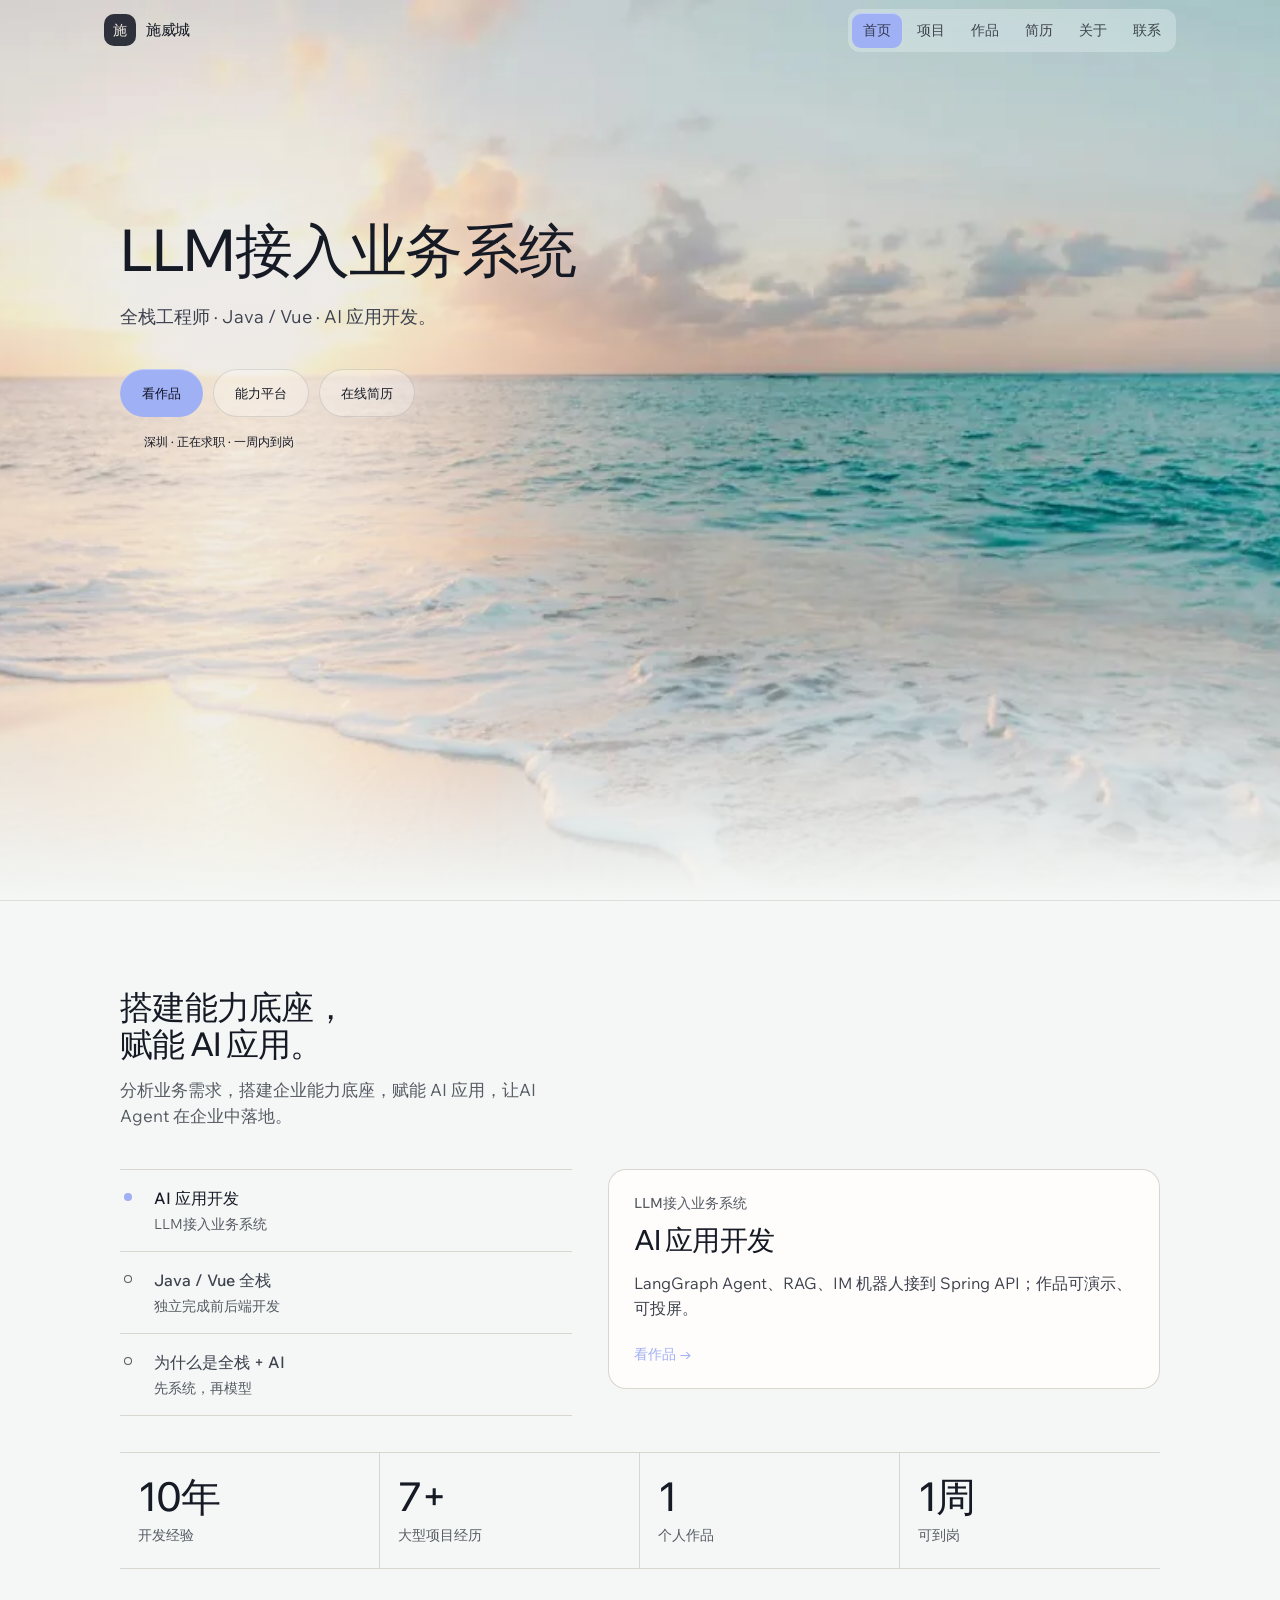
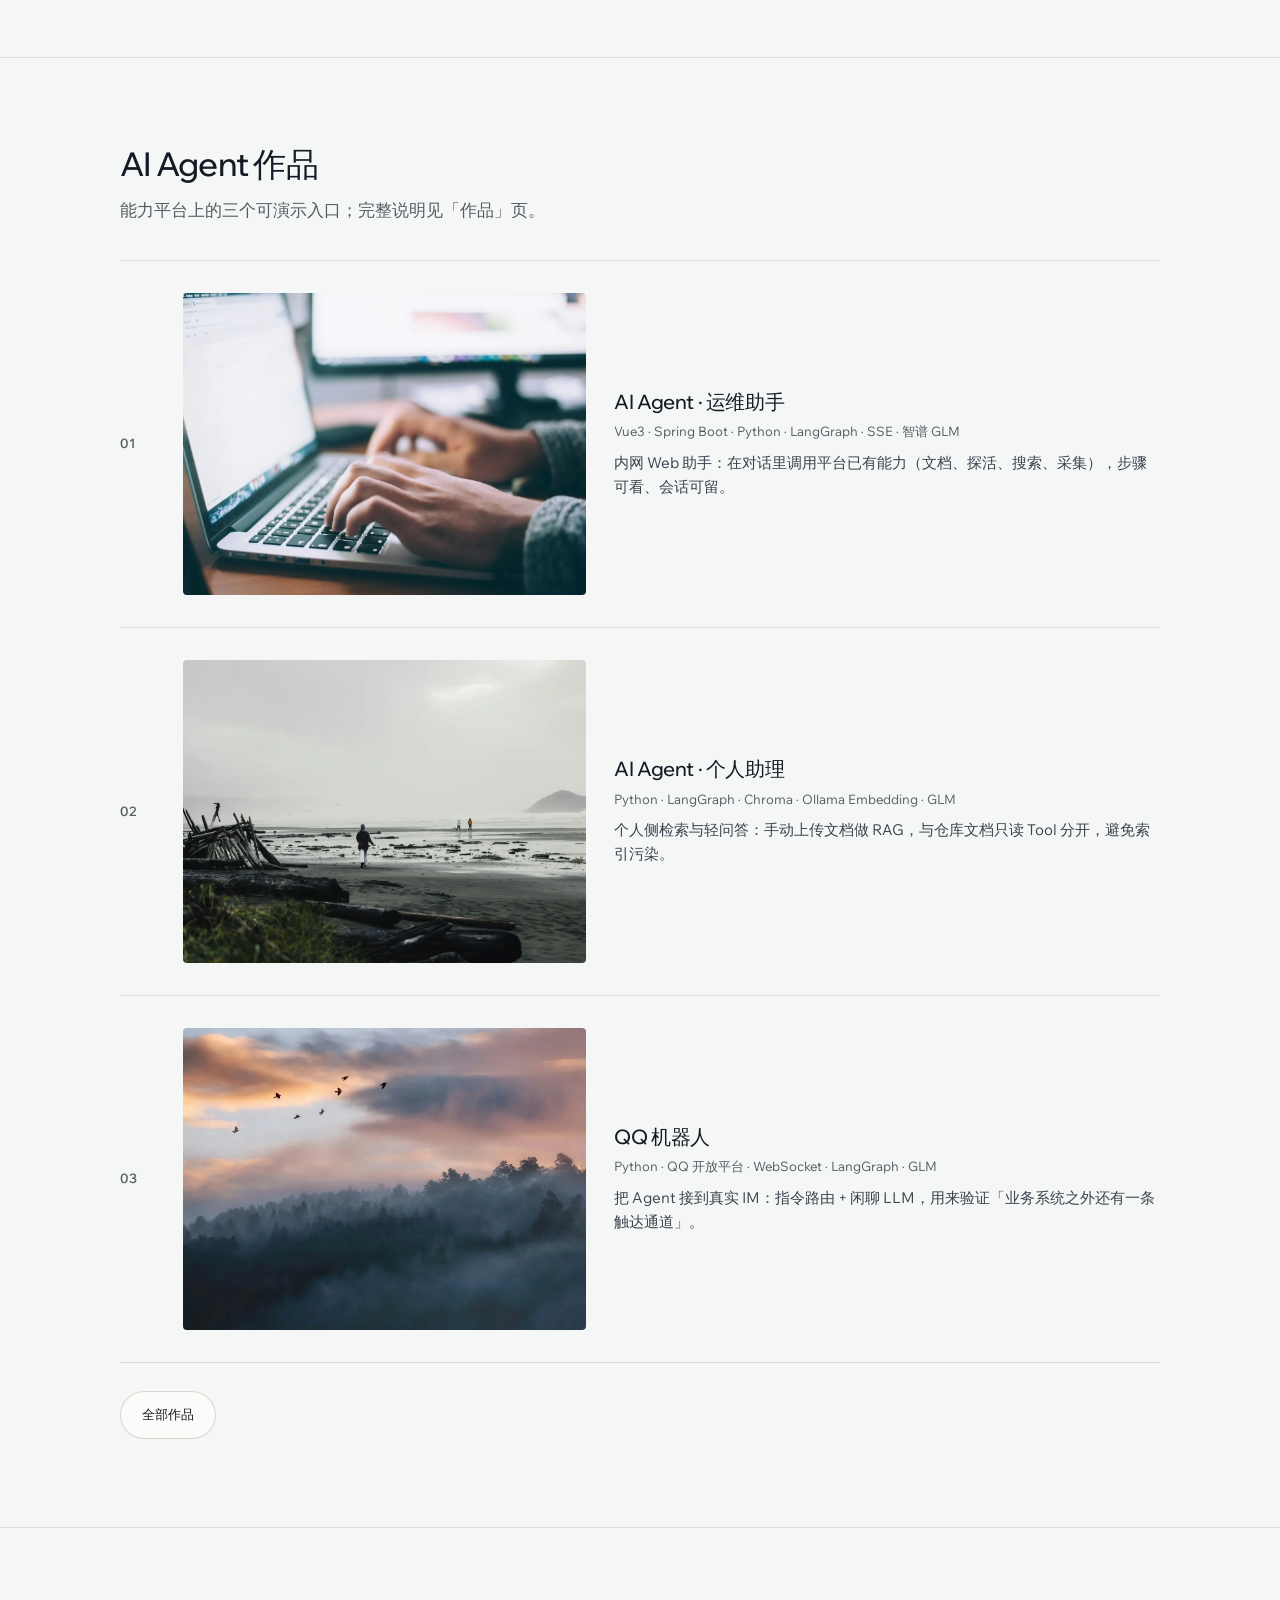
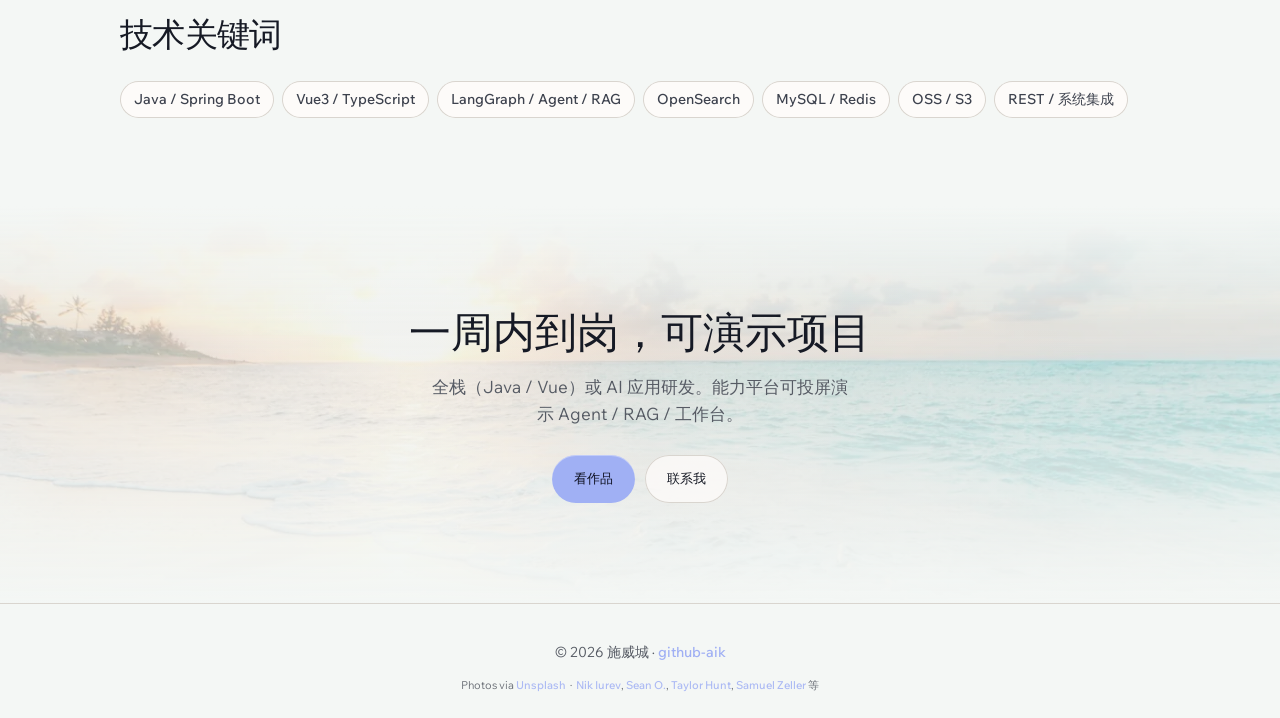
<file: index.html>
<!doctype html>
<html lang="zh-CN">
  <head>
    <meta charset="UTF-8" />
    <link rel="icon" type="image/svg+xml" href="/favicon.svg" />
    <meta name="viewport" content="width=device-width, initial-scale=1.0" />
    <link rel="preconnect" href="https://fonts.googleapis.com" />
    <link rel="preconnect" href="https://fonts.gstatic.com" crossorigin />
    <link
      href="https://fonts.googleapis.com/css2?family=Wix+Madefor+Display:wght@400;500;600&family=Wix+Madefor+Text:wght@400;500;600&display=swap"
      rel="stylesheet"
    />
    <meta
      name="description"
      content="施威城 · 深圳全栈工程师（Java / Vue）· AI Agent / RAG 落地 · 正在求职"
    />
    <title>施威城 · 全栈 / AI 应用 · 正在求职</title>
    <script type="module" crossorigin src="/assets/index-B5EJYw6Z.js"></script>
    <link rel="stylesheet" crossorigin href="/assets/index-B_BPe2Se.css">
  </head>
  <body>
    <script type="text/javascript">
      (function (l) {
        if (l.search.length > 1 && l.search.charAt(1) === '/') {
          var decoded = l.search
            .slice(1)
            .split('&')
            .map(function (s) {
              return s.replace(/~and~/g, '&');
            })
            .join('?');
          window.history.replaceState(null, null, l.pathname.slice(0, -1) + decoded + l.hash);
        }
      })(window.location);
    </script>
    <div id="app"></div>
  </body>
</html>
</file>
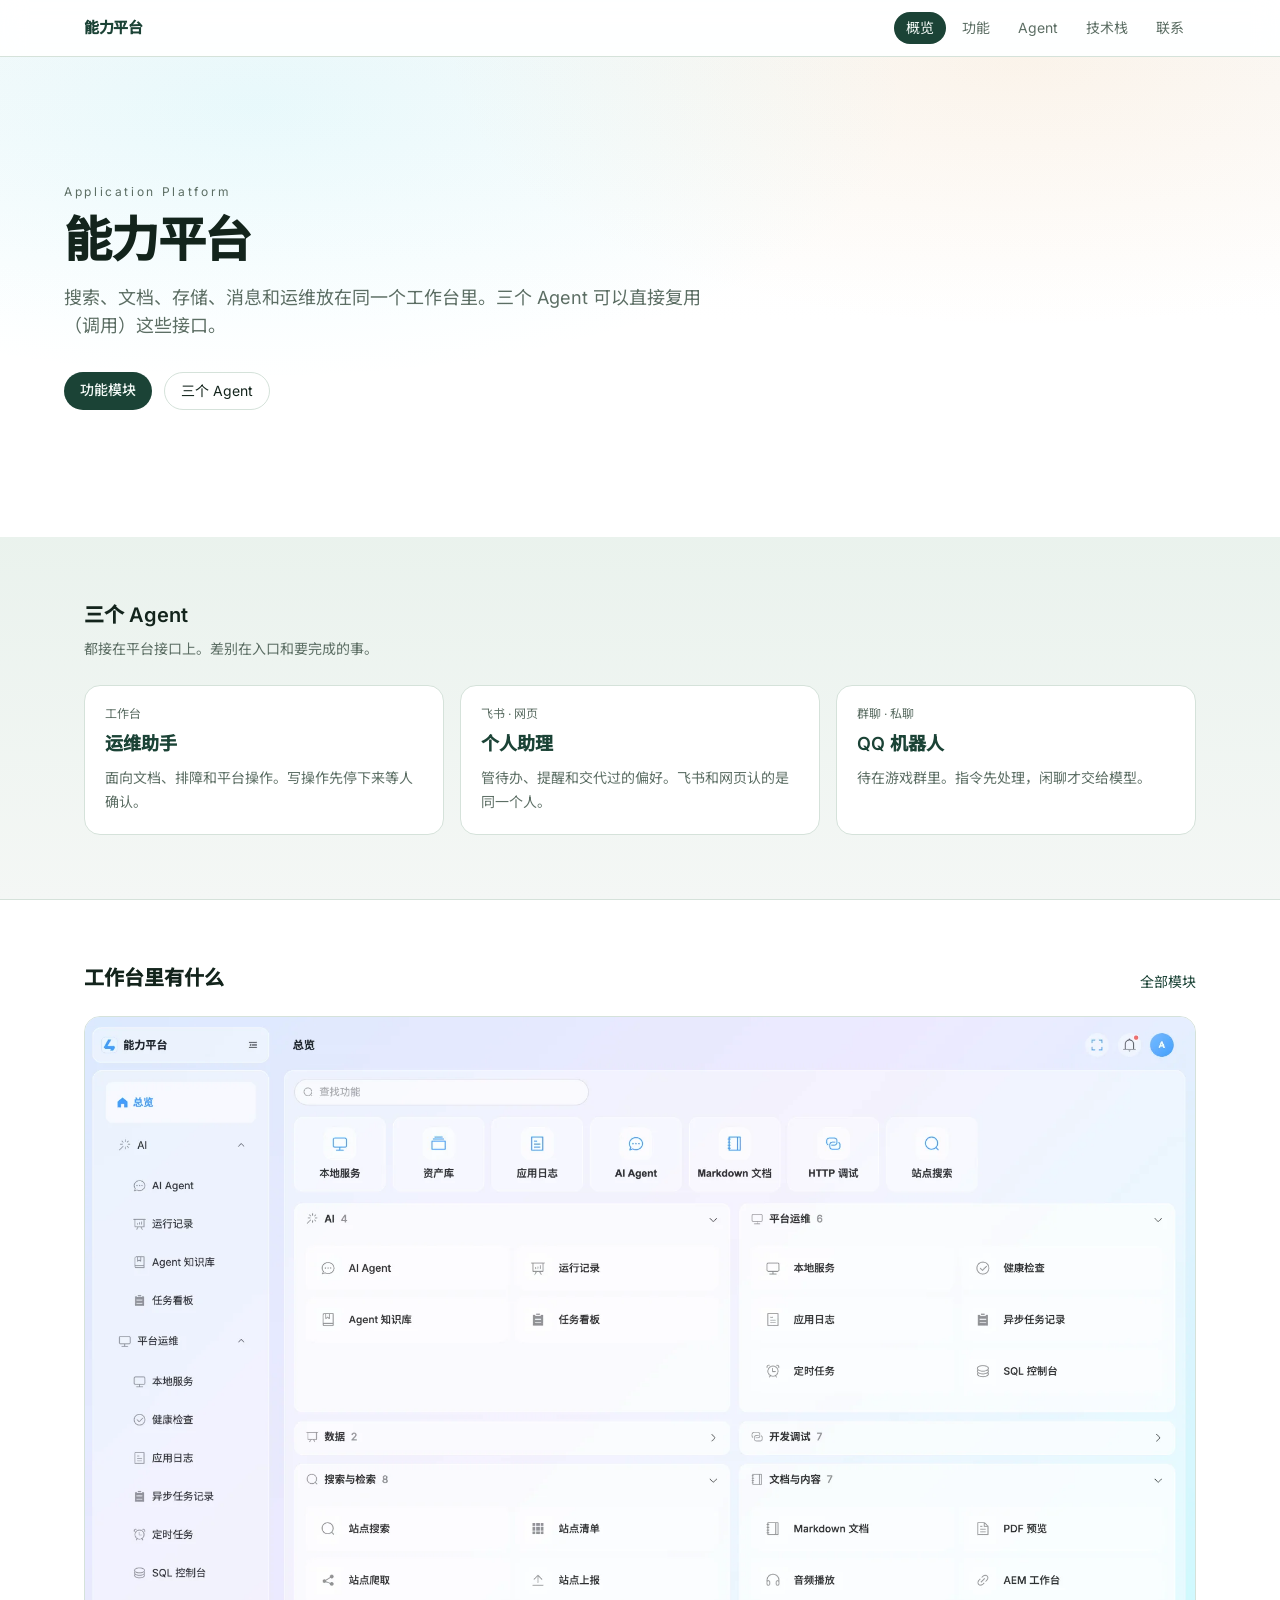
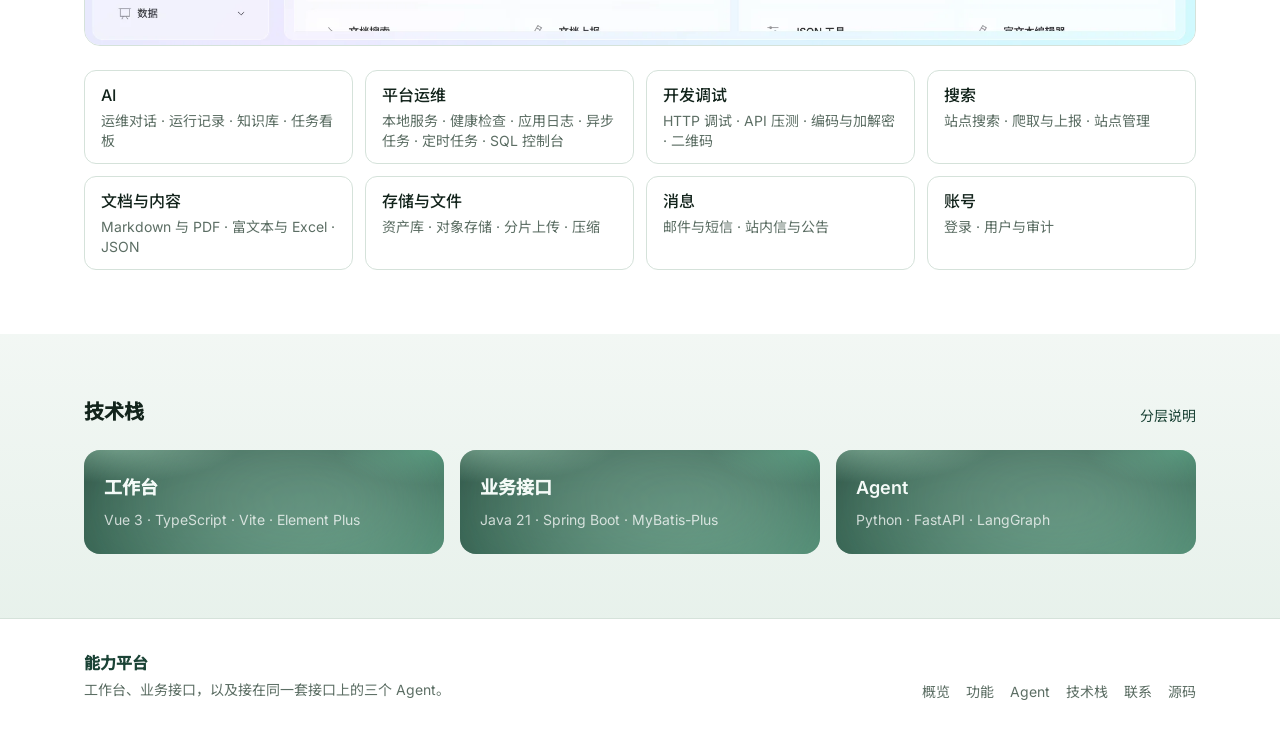
<file: platform/index.html>
<!DOCTYPE html>
<html lang="zh-CN" class="h-full antialiased">
  <head>
    <meta charset="UTF-8" />
    <meta name="viewport" content="width=device-width, initial-scale=1, maximum-scale=5, viewport-fit=cover" />
    <link rel="icon" type="image/svg+xml" href="/platform/favicon.svg" />
    <title>能力平台</title>
    <meta name="description" content="能力平台：工作台里的搜索、文档、存储、消息和运维，以及运维助手、个人助理、QQ 机器人三个 Agent。" />
    <script type="module" crossorigin src="/platform/assets/index-Cxi3C338.js"></script>
    <link rel="stylesheet" crossorigin href="/platform/assets/index-DgVDV-JM.css">
  </head>
  <body class="min-h-full bg-background text-foreground">
    <script type="text/javascript">
      (function (l) {
        if (l.search.length > 1 && l.search.charAt(1) === '/') {
          var decoded = l.search
            .slice(1)
            .split('&')
            .map(function (s) {
              return s.replace(/~and~/g, '&');
            })
            .join('?');
          window.history.replaceState(null, null, l.pathname.slice(0, -1) + decoded + l.hash);
        }
      })(window.location);
    </script>
    <div id="app"></div>
  </body>
</html>
</file>
